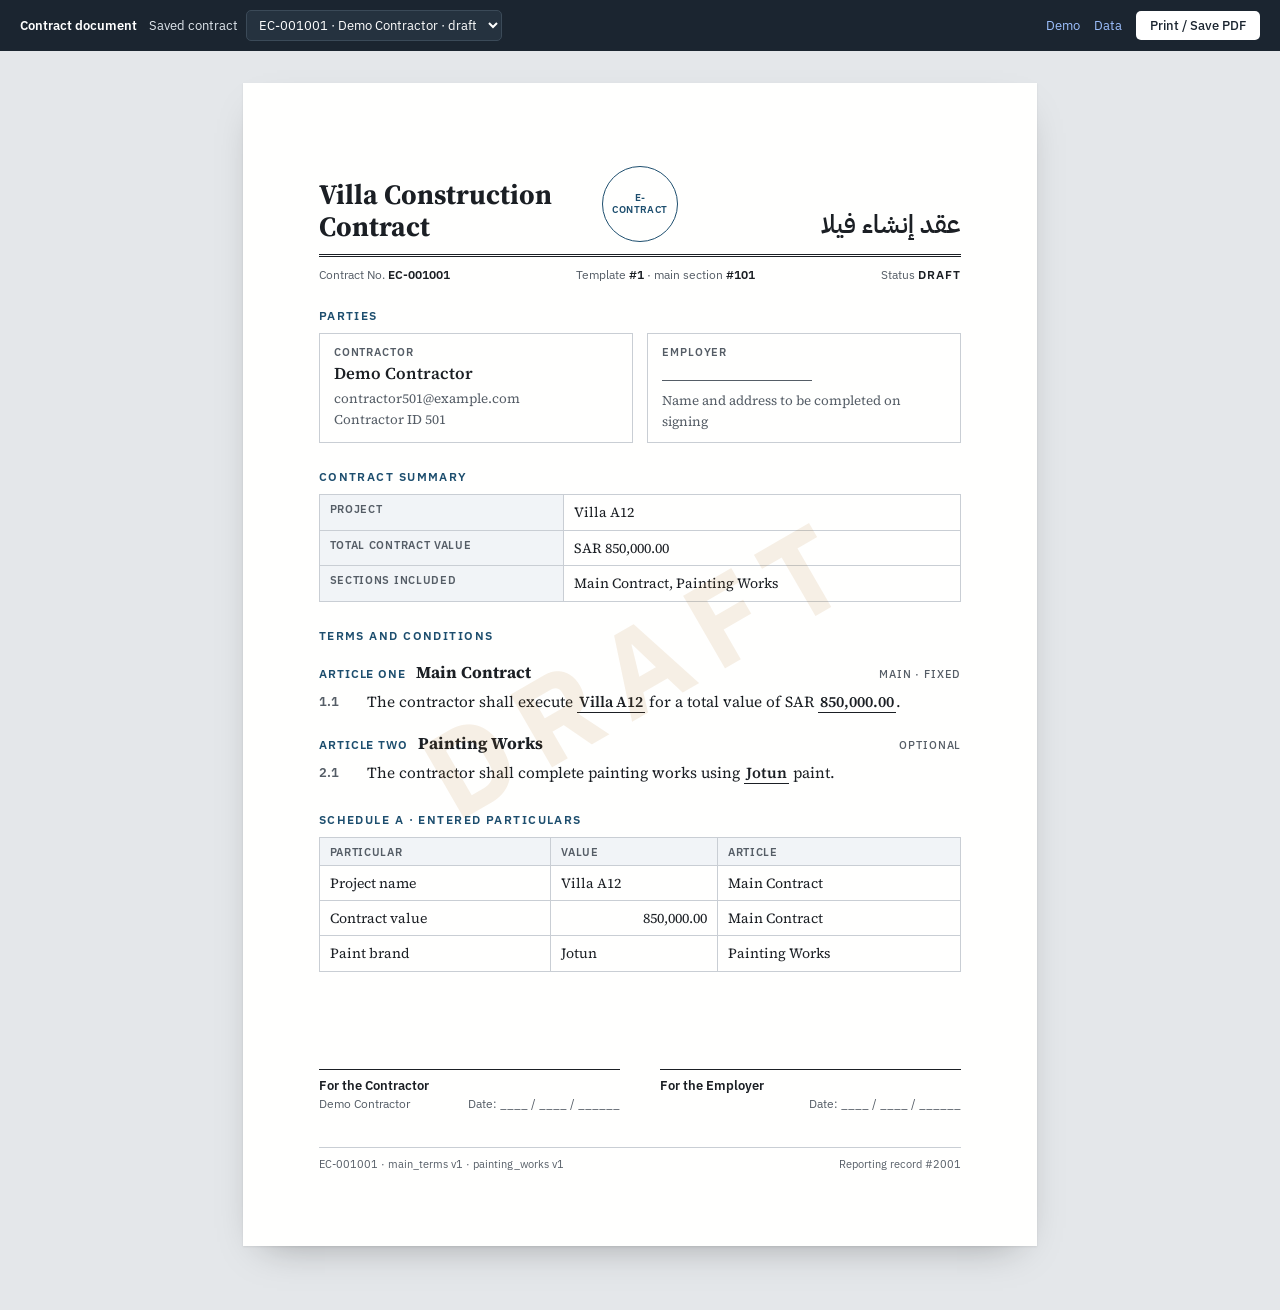
<file: contract.html>
<!DOCTYPE html>
<html lang="en">
<head>
<meta charset="UTF-8">
<meta name="viewport" content="width=device-width, initial-scale=1">
<title>Contract Document</title>
<link rel="preconnect" href="https://fonts.googleapis.com">
<link rel="preconnect" href="https://fonts.gstatic.com" crossorigin>
<link rel="stylesheet" href="https://fonts.googleapis.com/css2?family=Source+Serif+4:ital,wght@0,400;0,600;0,700;1,400&family=IBM+Plex+Sans+Arabic:wght@400;600;700&family=IBM+Plex+Sans:wght@400;500;600&display=swap">
<link rel="stylesheet" href="contract-render.css">
<style>
  :root {
    --desk: #e4e7ea; --paper: #fffffe; --ink: #1b1f24; --ink-2: #555d66; --rule: #c9ced4; --fill: #f1f4f7;
    --accent: #1d4e6e; --draft: rgba(164, 97, 11, .10);
    --serif: "Source Serif 4", Georgia, "Times New Roman", serif;
    --sans: "IBM Plex Sans", "Segoe UI", system-ui, sans-serif;
    --arabic: "IBM Plex Sans Arabic", Tahoma, sans-serif;
  }
  * { box-sizing: border-box; }
  body { margin: 0; background: var(--desk); color: var(--ink); font: 14px/1.5 var(--sans); }

  /* toolbar (screen only) */
  .toolbar { position: sticky; top: 0; z-index: 5; background: #1b2530; color: #dfe6ec; display: flex; align-items: center; gap: 12px; flex-wrap: wrap; padding: 10px 20px; font-size: 13px; }
  .toolbar b { color: #fff; font-weight: 600; }
  .toolbar label { display: flex; align-items: center; gap: 8px; }
  .toolbar select { font: inherit; padding: 5px 8px; border-radius: 5px; border: 1px solid #3b4a58; background: #25323f; color: #fff; max-width: 60vw; }
  .toolbar .right { margin-left: auto; display: flex; gap: 14px; align-items: center; }
  .toolbar a { color: #9ec1ff; text-decoration: none; }
  .toolbar button { font: 500 13px var(--sans); background: #fff; color: #1b2530; border: 0; border-radius: 5px; padding: 6px 14px; cursor: pointer; }
  .toolbar button:focus-visible, .toolbar select:focus-visible, .toolbar a:focus-visible { outline: 2px solid #9ec1ff; outline-offset: 2px; }

  .desk { padding: 32px 16px 64px; }
  .sheet { position: relative; width: 210mm; max-width: 100%; min-height: 297mm; margin: 0 auto; background: var(--paper); padding: 22mm 20mm 20mm; box-shadow: 0 1px 2px rgba(0,0,0,.08), 0 16px 40px -20px rgba(0,0,0,.35); font: 11.5pt/1.6 var(--serif); overflow: hidden; }
  @media (max-width: 700px) { .sheet { padding: 28px 20px; min-height: 0; } }
  .watermark { position: absolute; inset: 0; display: grid; place-items: center; pointer-events: none; font: 700 120px var(--sans); letter-spacing: .15em; color: var(--draft); transform: rotate(-30deg); }

  /* document header */
  .doc-head { display: grid; grid-template-columns: 1fr auto 1fr; align-items: end; gap: 16px; padding-bottom: 12px; border-bottom: 3px double var(--ink); }
  .doc-head .en { font: 700 21pt/1.15 var(--serif); }
  .doc-head .ar { font: 600 19pt/1.3 var(--arabic); direction: rtl; text-align: right; }
  .doc-head .seal { width: 76px; height: 76px; border: 1.5px solid var(--accent); border-radius: 50%; display: grid; place-items: center; text-align: center; font: 600 7.5pt/1.2 var(--sans); color: var(--accent); letter-spacing: .04em; text-transform: uppercase; }
  @media (max-width: 700px) { .doc-head { grid-template-columns: 1fr; } .doc-head .seal { display: none; } .doc-head .ar { text-align: left; } }

  .ref { display: flex; flex-wrap: wrap; justify-content: space-between; gap: 6px 20px; margin-top: 10px; font: 9pt var(--sans); color: var(--ink-2); }
  .ref b { color: var(--ink); font-weight: 600; }
  .status { text-transform: uppercase; letter-spacing: .08em; font-weight: 600; }

  h2 { font: 600 9pt var(--sans); letter-spacing: .12em; text-transform: uppercase; color: var(--accent); margin: 26px 0 10px; }

  /* parties + summary */
  .grid2 { display: grid; grid-template-columns: 1fr 1fr; gap: 14px; }
  @media (max-width: 700px) { .grid2 { grid-template-columns: 1fr; } }
  .box { border: 1px solid var(--rule); padding: 10px 14px; }
  .box .role { font: 600 8.5pt var(--sans); color: var(--ink-2); text-transform: uppercase; letter-spacing: .08em; }
  .box .name { font-weight: 600; font-size: 12.5pt; margin-top: 2px; }
  .box .line { font-size: 10pt; color: var(--ink-2); }
  .blank { display: inline-block; min-width: 150px; border-bottom: 1px solid var(--ink-2); height: 1.2em; }

  table { width: 100%; border-collapse: collapse; font-size: 10.5pt; }
  th, td { text-align: left; padding: 6px 10px; border: 1px solid var(--rule); vertical-align: top; }
  th { font: 600 8.5pt var(--sans); letter-spacing: .06em; text-transform: uppercase; color: var(--ink-2); background: var(--fill); }
  td.num { text-align: right; font-variant-numeric: tabular-nums; }
  td.muted { color: var(--ink-2); font-style: italic; }
  td code { font: 9pt Consolas, monospace; color: var(--ink-2); }

  /* articles */
  .article { margin-top: 18px; break-inside: avoid; }
  .article h3 { font: 700 12.5pt var(--serif); margin: 0 0 6px; display: flex; gap: 10px; align-items: baseline; }
  .article h3 .no { font-family: var(--sans); font-size: 9pt; font-weight: 600; letter-spacing: .08em; text-transform: uppercase; color: var(--accent); min-width: 72px; }
  .article h3 .tag { margin-left: auto; font: 500 8pt var(--sans); color: var(--ink-2); text-transform: uppercase; letter-spacing: .08em; }
  .clause { display: grid; grid-template-columns: 38px 1fr; gap: 10px; margin: 4px 0; text-align: justify; hyphens: auto; }
  .clause .cn { font: 600 10pt var(--sans); color: var(--ink-2); padding-top: 2px; }
  .val { font-weight: 600; border-bottom: 1px solid var(--ink); padding: 0 2px; }
  .missing { color: #a4610b; font-style: italic; }

  /* signatures */
  .sign { display: grid; grid-template-columns: 1fr 1fr; gap: 40px; margin-top: 44px; break-inside: avoid; }
  @media (max-width: 700px) { .sign { grid-template-columns: 1fr; gap: 28px; } }
  .sign .sl { height: 54px; border-bottom: 1px solid var(--ink); }
  .sign .who { font: 600 10pt var(--sans); margin-top: 6px; }
  .sign .meta { font: 9pt var(--sans); color: var(--ink-2); display: flex; justify-content: space-between; margin-top: 2px; }

  .doc-foot { margin-top: 36px; padding-top: 8px; border-top: 1px solid var(--rule); display: flex; justify-content: space-between; gap: 12px; flex-wrap: wrap; font: 8.5pt var(--sans); color: var(--ink-2); }
  .empty { max-width: 560px; margin: 60px auto; background: var(--paper); padding: 28px; font-size: 14px; }

  /* Arabic (right-to-left) documents built from typed templates */
  .sheet[dir="rtl"] { font: 10.5pt/1.8 var(--arabic); }
  .sheet[dir="rtl"] * { letter-spacing: 0 !important; }
  .sheet[dir="rtl"] h2, .sheet[dir="rtl"] th, .sheet[dir="rtl"] .box .role, .sheet[dir="rtl"] .ref, .sheet[dir="rtl"] .sign .who, .sheet[dir="rtl"] .sign .meta, .sheet[dir="rtl"] .doc-foot { font-family: var(--arabic); text-transform: none; }
  .sheet[dir="rtl"] h2 { font-size: 10.5pt; font-weight: 700; }
  .doc-head .ar-main { font: 700 20pt/1.35 var(--arabic); }
  .doc-head .ar-main small { display: block; font-size: 12pt; font-weight: 600; color: var(--ink-2); }
  .doc-head .en-side { font: 600 13pt/1.3 var(--serif); color: var(--ink-2); text-align: left; }
  .sheet[dir="rtl"] .watermark { font-family: var(--arabic); font-size: 110px; }
  .cr-body { margin-top: 26px; }
  @media (max-width: 700px) { .doc-head .en-side { text-align: right; } }

  @page { size: A4; margin: 0; }
  @media print {
    body { background: #fff; -webkit-print-color-adjust: exact; print-color-adjust: exact; }
    .toolbar { display: none; }
    .desk { padding: 0; }
    .sheet { box-shadow: none; width: auto; min-height: 0; margin: 0; }
  }
</style>
</head>
<body>
<div class="toolbar">
  <b>Contract document</b>
  <label for="pick">Saved contract <select id="pick"></select></label>
  <div class="right">
    <a href="index.html">Demo</a>
    <a href="data.html">Data</a>
    <button type="button" id="printBtn">Print / Save PDF</button>
  </div>
</div>
<div class="desk"><div id="doc"><div class="empty">Loading contract…</div></div></div>

<script src="api-client.js"></script>
<script src="contract-render.js"></script>
<script>
const esc = s => String(s ?? "").replace(/[&<>"']/g, c => ({ "&": "&amp;", "<": "&lt;", ">": "&gt;", '"': "&quot;", "'": "&#39;" }[c]));
const humanize = k => k.replace(/_/g, " ").replace(/\b(sqm)\b/i, "(m²)").replace(/^\w/, c => c.toUpperCase());
const money = v => Number(v).toLocaleString("en-US", { minimumFractionDigits: 2, maximumFractionDigits: 2 });
const ORDINAL = ["One", "Two", "Three", "Four", "Five", "Six", "Seven", "Eight", "Nine", "Ten"];

let db = null;

function formatValue(input) {
  if (input.value == null || input.value === "") return null;
  return input.type === "decimal" && !isNaN(Number(input.value)) ? money(input.value) : String(input.value);
}

// Snapshot sections in document order: main first, then optional sections by their saved order.
function partsOf(uc) {
  return [uc.main_contract, ...[...(uc.sub_contract || [])].sort((a, b) => (a.order ?? 0) - (b.order ?? 0))].filter(Boolean);
}

function paragraphsOf(part) {
  const paras = part.paragraphs || [];
  return (part.paragraph_order || paras.map(p => p.id)).map(id => paras.find(p => p.id === id)).filter(Boolean);
}

function fillText(text, inputs) {
  return esc(text).replace(/\{\{(\w+)\}\}/g, (_, k) => {
    const input = inputs.find(i => i.key === k);
    const v = input && formatValue(input);
    return v != null ? `<span class="val">${esc(v)}</span>` : `<span class="missing">[${esc(humanize(k))}]</span>`;
  });
}

// Arabic contracts built from typed templates (articles, tables, generated scope/spec/warranty blocks).
function renderTypedDoc(uc) {
  const CR = window.ContractRender;
  const main = db.contract_sections.find(s => s.id === uc.contract_section_id);
  const contract = db.contracts.find(c => c.id === main?.contract_id) || { id: "", title_en: "", title_ar: "" };
  const user = db.users.find(u => u.id === uc.user_id);
  const detail = db.contract_details.find(d => d.user_contract_id === uc.id);
  const parts = partsOf(uc);
  const values = CR.valuesOf(parts);
  const no = `EC-${String(uc.id).padStart(6, "0")}`;
  const supplier = uc.main_contract.inputs.find(i => i.type === "choice");
  const supplierLabel = supplier?.options.find(o => o.value === supplier.value)?.label;
  const status = { draft: "مسودة", submitted: "مقدَّم" }[uc.status] ?? uc.status;
  const date = "التاريخ: ____ / ____ / ______";

  document.title = `${contract.title_ar} ${no}`;

  return `<article class="sheet" dir="rtl" lang="ar">
    ${uc.status === "draft" ? `<div class="watermark" aria-hidden="true">مسودة</div>` : ""}

    <header class="doc-head">
      <div class="ar-main">${esc(contract.title_ar)}${uc.main_contract.title !== contract.title_ar ? `<small>${esc(uc.main_contract.title)}</small>` : ""}</div>
      <div class="seal">e-<br>Contract</div>
      <div class="en-side" dir="ltr">${esc(contract.title_en)}</div>
    </header>
    <div class="ref">
      <span>رقم العقد <b dir="ltr">${no}</b></span>
      <span>النموذج <b>#${esc(contract.id)}</b> · القسم الرئيسي <b>#${esc(uc.contract_section_id)}</b></span>
      <span>الحالة <b>${esc(status)}</b></span>
    </div>

    <h2>الأطراف</h2>
    <div class="grid2">
      <div class="box">
        <div class="role">الطرف الأول (المالك)</div>
        <div class="name"><span class="blank"></span></div>
        <div class="line">يُستكمل الاسم والعنوان عند التوقيع</div>
      </div>
      <div class="box">
        <div class="role">الطرف الثاني (المقاول)</div>
        <div class="name">${esc(user?.name ?? `مستخدم #${uc.user_id}`)}</div>
        <div class="line" dir="ltr" style="text-align:right">${esc(user?.email ?? "")}</div>
        <div class="line">رقم المقاول ${esc(uc.user_id)}</div>
      </div>
    </div>

    <h2>ملخص العقد</h2>
    <table>
      <tbody>
        ${values.contract_value ? `<tr><th style="width:38%">قيمة العقد</th><td>${esc(CR.formatNumber(values.contract_value, { money: true }))} ريال</td></tr>` : ""}
        ${supplierLabel ? `<tr><th>توريد المواد مسؤولية</th><td>${esc(supplierLabel)}</td></tr>` : ""}
        <tr><th>أقسام الأعمال المختارة</th><td>${parts.slice(1).map(p => esc(p.title)).join("، ") || "لا يوجد"}</td></tr>
      </tbody>
    </table>

    <div class="cr-body">${CR.renderBody(parts)}</div>

    <section class="sign">
      <div><div class="sl"></div><div class="who">عن الطرف الأول (المالك)</div><div class="meta"><span>&nbsp;</span><span>${date}</span></div></div>
      <div><div class="sl"></div><div class="who">عن الطرف الثاني (المقاول)</div><div class="meta"><span>${esc(user?.name ?? "")}</span><span>${date}</span></div></div>
    </section>

    <footer class="doc-foot">
      <span dir="ltr">${no} · ${parts.map(p => `${esc(p.section_key)} v${esc(p.version)}`).join(" · ")}</span>
      <span>${detail ? `سجل التقارير #${detail.id}` : "لا يوجد سجل تقارير"}</span>
    </footer>
  </article>`;
}

function renderDoc(uc) {
  if (window.ContractRender.isTyped(uc.main_contract)) return renderTypedDoc(uc);
  const main = db.contract_sections.find(s => s.id === uc.contract_section_id);
  const contract = db.contracts.find(c => c.id === main?.contract_id) || { title_en: "Contract", title_ar: "" };
  const user = db.users.find(u => u.id === uc.user_id);
  const detail = db.contract_details.find(d => d.user_contract_id === uc.id);
  const parts = partsOf(uc);
  const allInputs = parts.flatMap(p => (p.inputs || []).map(i => ({ ...i, section: p.title })));
  const byKey = k => allInputs.find(i => i.key === k);
  const valueInput = allInputs.find(i => i.type === "decimal" && /value|amount|price/.test(i.key));
  const projectInput = allInputs.find(i => /project/.test(i.key));

  document.title = `${contract.title_en} #${uc.id}`;

  return `<article class="sheet">
    ${uc.status === "draft" ? `<div class="watermark" aria-hidden="true">DRAFT</div>` : ""}

    <header class="doc-head">
      <div class="en">${esc(contract.title_en)}</div>
      <div class="seal">e-<br>Contract</div>
      <div class="ar" lang="ar">${esc(contract.title_ar)}</div>
    </header>
    <div class="ref">
      <span>Contract No. <b>EC-${String(uc.id).padStart(6, "0")}</b></span>
      <span>Template <b>#${esc(contract.id)}</b> · main section <b>#${esc(uc.contract_section_id)}</b></span>
      <span>Status <b class="status">${esc(uc.status)}</b></span>
    </div>

    <h2>Parties</h2>
    <div class="grid2">
      <div class="box">
        <div class="role">Contractor</div>
        <div class="name">${esc(user?.name ?? `User #${uc.user_id}`)}</div>
        <div class="line">${esc(user?.email ?? "")}</div>
        <div class="line">Contractor ID ${esc(uc.user_id)}</div>
      </div>
      <div class="box">
        <div class="role">Employer</div>
        <div class="name"><span class="blank"></span></div>
        <div class="line">Name and address to be completed on signing</div>
      </div>
    </div>

    <h2>Contract summary</h2>
    <table>
      <tbody>
        ${projectInput ? `<tr><th style="width:38%">Project</th><td>${esc(formatValue(projectInput) ?? "—")}</td></tr>` : ""}
        ${valueInput ? `<tr><th>Total contract value</th><td>SAR ${esc(formatValue(valueInput) ?? "—")}</td></tr>` : ""}
        <tr><th>Sections included</th><td>${parts.map(p => esc(p.title)).join(", ")}</td></tr>
      </tbody>
    </table>

    <h2>Terms and conditions</h2>
    ${parts.map((p, i) => `<section class="article">
      <h3><span class="no">Article ${ORDINAL[i] ?? i + 1}</span>${esc(p.title)}<span class="tag">${p.fixed ? "Main · fixed" : "Optional"}</span></h3>
      ${paragraphsOf(p).map((para, j) => `<div class="clause"><span class="cn">${i + 1}.${j + 1}</span><p style="margin:0">${fillText(para.text, p.inputs || [])}</p></div>`).join("")}
    </section>`).join("")}

    <h2>Schedule A · Entered particulars</h2>
    <table>
      <thead><tr><th>Particular</th><th>Value</th><th>Article</th></tr></thead>
      <tbody>${allInputs.map(inp => {
        const v = formatValue(inp);
        return `<tr><td>${esc(humanize(inp.key))}</td>${v == null ? `<td class="muted">not provided</td>` : `<td class="${inp.type === "decimal" ? "num" : ""}">${esc(v)}</td>`}<td>${esc(inp.section)}</td></tr>`;
      }).join("")}</tbody>
    </table>

    <section class="sign">
      <div><div class="sl"></div><div class="who">For the Contractor</div><div class="meta"><span>${esc(user?.name ?? "")}</span><span>Date: ____ / ____ / ______</span></div></div>
      <div><div class="sl"></div><div class="who">For the Employer</div><div class="meta"><span>&nbsp;</span><span>Date: ____ / ____ / ______</span></div></div>
    </section>

    <footer class="doc-foot">
      <span>EC-${String(uc.id).padStart(6, "0")} · ${parts.map(p => `${esc(p.section_key)} v${esc(p.version)}`).join(" · ")}</span>
      <span>${detail ? `Reporting record #${detail.id}` : "No reporting record"}</span>
    </footer>
  </article>`;
}

function show(id) {
  const uc = db.user_contracts.find(u => u.id === id);
  document.getElementById("doc").innerHTML = uc ? renderDoc(uc)
    : `<div class="empty">No saved contract with id ${esc(id)}. Fill one in on the <a href="index.html">demo page</a>.</div>`;
  const url = new URL(location.href);
  url.searchParams.set("id", id);
  history.replaceState(null, "", url);
}

document.getElementById("pick").addEventListener("change", e => show(Number(e.target.value)));
document.getElementById("printBtn").addEventListener("click", () => window.print());

EContractAPI.get()
  .then(data => {
    db = data.tables;
    const list = db.user_contracts;
    if (!list.length) {
      document.getElementById("doc").innerHTML = `<div class="empty">No saved contracts yet. Fill one in on the <a href="index.html">demo page</a>.</div>`;
      return;
    }
    const wanted = Number(new URLSearchParams(location.search).get("id")) || list[0].id;
    document.getElementById("pick").innerHTML = list.map(u => {
      const user = db.users.find(x => x.id === u.user_id);
      return `<option value="${u.id}" ${u.id === wanted ? "selected" : ""}>EC-${String(u.id).padStart(6, "0")} · ${esc(user?.name ?? "")} · ${esc(u.status)}</option>`;
    }).join("");
    show(wanted);
  })
  .catch(e => {
    document.getElementById("doc").innerHTML = `<div class="empty"><b>Couldn't load the contract.</b><p>${esc(e.message)}. Open the site over http(s) (XAMPP or a static host), not as a local file.</p></div>`;
  });
</script>
</body>
</html>
</file>
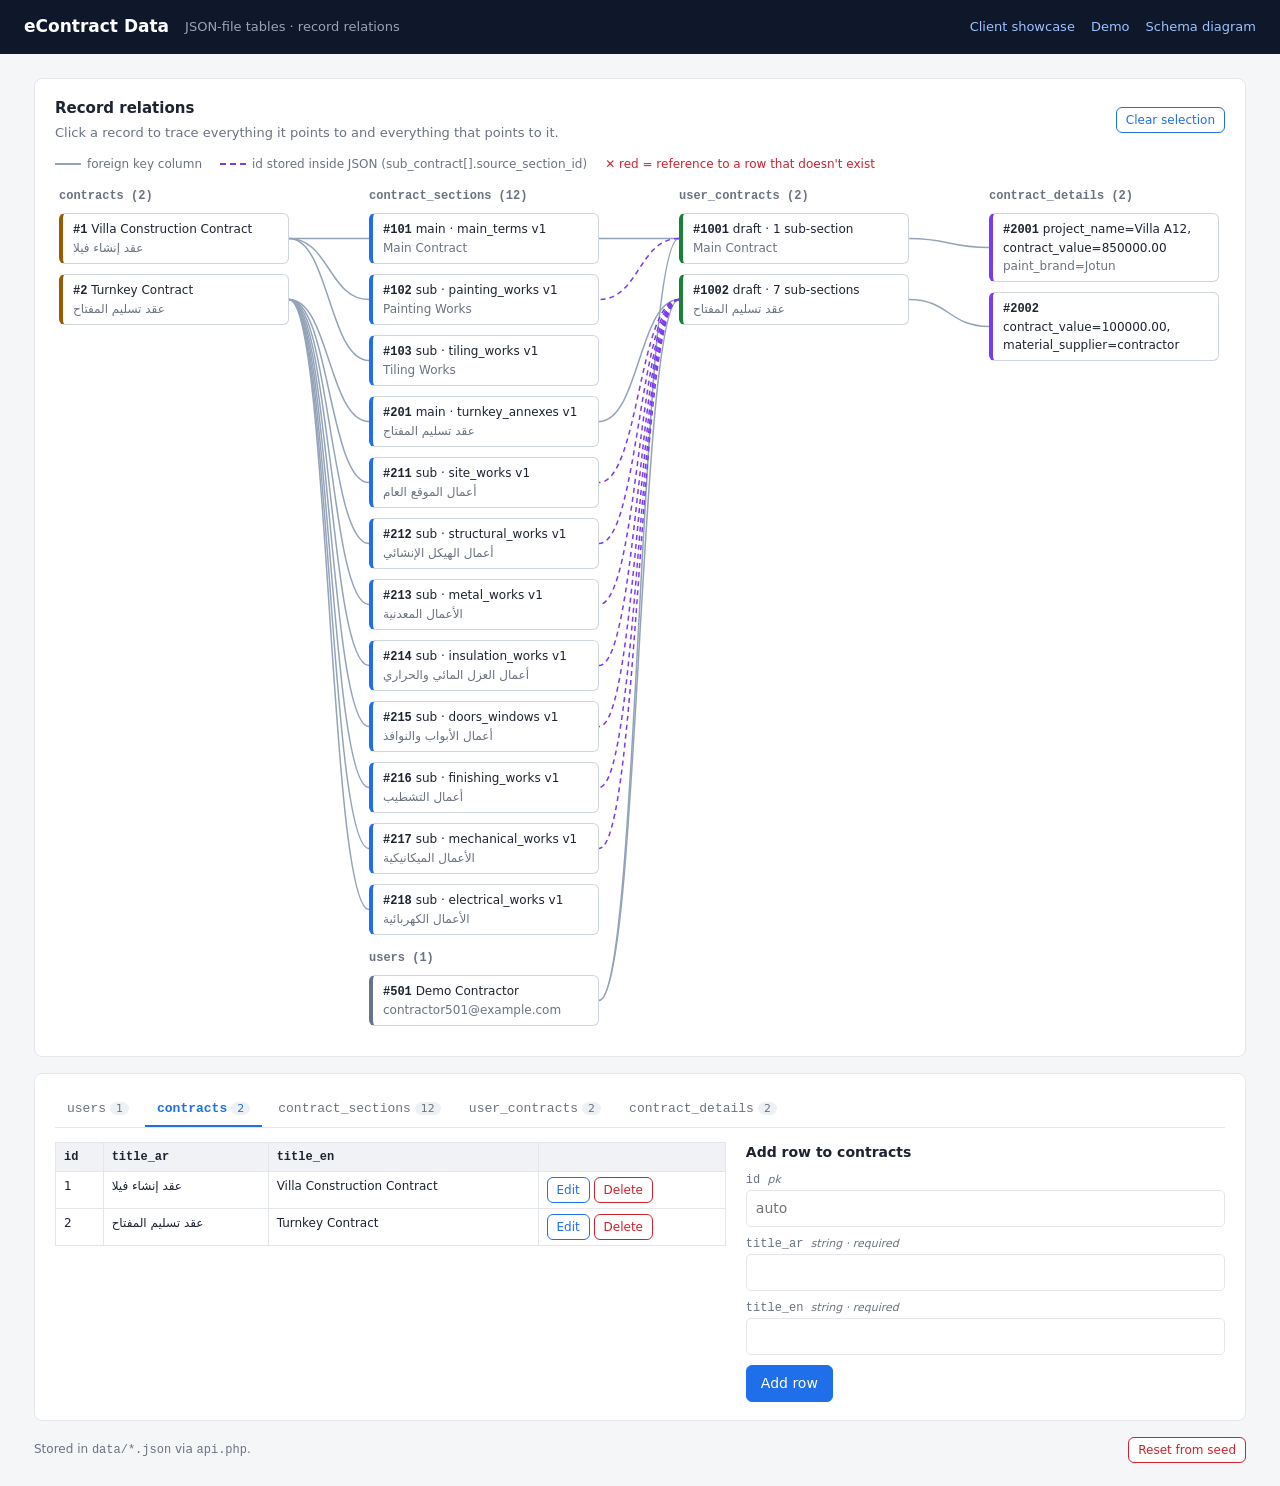
<file: data.html>
<!DOCTYPE html>
<html lang="en">
<head>
<meta charset="UTF-8">
<meta name="viewport" content="width=device-width, initial-scale=1">
<title>eContract Data</title>
<style>
  :root {
    --bg: #f5f6f8; --card: #fff; --text: #1d2330; --muted: #6b7280; --line: #e3e6eb;
    --accent: #1f6feb; --accent-soft: #e8f0fe; --code: #0f172a; --json: #7c3aed; --err: #cf222e; --ok: #1a7f37;
  }
  * { box-sizing: border-box; }
  body { margin: 0; font: 14px/1.5 system-ui, -apple-system, "Segoe UI", Tahoma, sans-serif; background: var(--bg); color: var(--text); }
  header { background: var(--code); color: #fff; padding: 14px 24px; display: flex; align-items: center; gap: 16px; flex-wrap: wrap; }
  header h1 { font-size: 17px; margin: 0; font-weight: 600; }
  header nav { margin-left: auto; display: flex; gap: 16px; font-size: 13px; }
  header a { color: #9ec1ff; text-decoration: none; }
  main { max-width: 1260px; margin: 0 auto; padding: 24px; }
  @media (max-width: 700px) { main { padding: 16px; } }
  .card { background: var(--card); border: 1px solid var(--line); border-radius: 8px; padding: 18px 20px; margin-bottom: 16px; }
  .card h2 { font-size: 15px; margin: 0 0 4px; }
  .muted { color: var(--muted); }
  .bar { display: flex; align-items: center; gap: 12px; flex-wrap: wrap; margin-bottom: 12px; }
  .bar .right { margin-left: auto; display: flex; gap: 8px; }
  .btn { border: 1px solid var(--accent); background: var(--accent); color: #fff; border-radius: 6px; padding: 7px 14px; font: inherit; cursor: pointer; }
  .btn.ghost { background: #fff; color: var(--accent); }
  .btn.danger { border-color: var(--err); background: #fff; color: var(--err); }
  .btn.small { font-size: 12px; padding: 3px 9px; }

  /* ---- relations diagram ---- */
  .scroll { overflow-x: auto; }
  #diagram { position: relative; display: grid; grid-template-columns: repeat(4, 230px); column-gap: 80px; min-width: 1160px; padding: 4px 4px 12px; }
  #diagram svg { position: absolute; inset: 0; pointer-events: none; overflow: visible; }
  .dcol { display: flex; flex-direction: column; gap: 10px; }
  .gtitle { font: 600 12px Consolas, monospace; color: var(--muted); margin-top: 6px; }
  .gtitle:first-child { margin-top: 0; }
  .node { position: relative; z-index: 1; background: #fff; border: 1px solid #cfd5dd; border-left: 4px solid var(--c); border-radius: 6px; padding: 6px 10px; cursor: pointer; font-size: 12px; transition: opacity .15s, box-shadow .15s; }
  .node:hover { box-shadow: 0 1px 6px rgba(0,0,0,.12); }
  .node b { font-family: Consolas, monospace; }
  .node .sub { color: var(--muted); overflow: hidden; text-overflow: ellipsis; white-space: nowrap; }
  .node.sel { box-shadow: 0 0 0 3px var(--accent-soft); border-color: var(--accent); border-left-color: var(--c); }
  .node.broken { border-color: var(--err); }
  .node .bad { color: var(--err); font-size: 11px; }
  .empty-node { font-size: 12px; color: var(--muted); font-style: italic; }
  path.edge { fill: none; stroke: #94a3b8; stroke-width: 1.5; transition: opacity .15s; }
  path.edge.json { stroke: var(--json); stroke-dasharray: 5 4; }
  path.edge.on { stroke: var(--accent); stroke-width: 2.2; }
  path.edge.json.on { stroke: var(--json); }
  .dim { opacity: .2; }
  .legend { display: flex; gap: 18px; flex-wrap: wrap; font-size: 12px; color: var(--muted); }
  .legend span { display: inline-flex; align-items: center; gap: 6px; }
  .sw { display: inline-block; width: 26px; border-top: 2px solid #94a3b8; }
  .sw.json { border-top: 2px dashed var(--json); }

  /* ---- editor ---- */
  .tabs { display: flex; gap: 4px; border-bottom: 1px solid var(--line); margin-bottom: 14px; overflow-x: auto; }
  .tabs button { border: 0; background: none; padding: 9px 12px; font: 13px Consolas, monospace; color: var(--muted); cursor: pointer; border-bottom: 2px solid transparent; white-space: nowrap; }
  .tabs button.active { color: var(--accent); border-bottom-color: var(--accent); font-weight: 700; }
  .tabs .count { font: 11px system-ui; background: #eef1f4; border-radius: 8px; padding: 0 6px; margin-left: 4px; }
  .editor { display: grid; grid-template-columns: minmax(0, 1.4fr) minmax(0, 1fr); gap: 20px; align-items: start; }
  @media (max-width: 960px) { .editor { grid-template-columns: 1fr; } }
  .table-wrap { overflow-x: auto; }
  table { border-collapse: collapse; width: 100%; font-size: 12px; }
  th, td { border: 1px solid var(--line); padding: 5px 8px; text-align: left; vertical-align: top; }
  th { background: #f0f2f5; font-family: Consolas, monospace; white-space: nowrap; }
  td.null { color: var(--muted); font-style: italic; }
  td.js { color: var(--json); font-family: Consolas, monospace; white-space: nowrap; }
  tr.sel td { background: var(--accent-soft); }
  form label { display: block; margin-bottom: 10px; }
  form label > span { display: block; font: 12px Consolas, monospace; color: var(--muted); margin-bottom: 3px; }
  form label > span em { font: italic 11px system-ui; }
  input, select, textarea { width: 100%; padding: 7px 9px; border: 1px solid var(--line); border-radius: 5px; font: inherit; background: #fff; }
  textarea { font: 12px/1.45 Consolas, monospace; min-height: 110px; resize: vertical; }
  input:disabled { background: #f3f4f6; color: var(--muted); }
  .form-title { font-weight: 600; margin-bottom: 10px; }
  .msg { padding: 8px 12px; border-radius: 6px; margin-bottom: 12px; font-size: 13px; }
  .msg.err { background: #fdecee; color: var(--err); border: 1px solid #f5c2c7; }
  .msg.ok { background: #e7f5ea; color: var(--ok); border: 1px solid #bfe3c7; }
  .fatal { padding: 20px; }
</style>
</head>
<body>
<header>
  <h1>eContract Data</h1>
  <span style="color:#9aa4b2;font-size:13px">JSON-file tables · record relations</span>
  <nav><a href="showcase.html">Client showcase</a><a href="index.html">Demo</a><a href="erd.html">Schema diagram</a></nav>
</header>
<main id="app"><div class="card muted">Loading…</div></main>

<script src="api-client.js"></script>
<script>

// Diagram layout: four columns, left = referenced, right = referencing.
const LAYOUT = [["contracts"], ["contract_sections", "users"], ["user_contracts"], ["contract_details"]];
const COLORS = { contracts: "#9a5b00", contract_sections: "#1f6feb", users: "#64748b", user_contracts: "#1a7f37", contract_details: "#7c3aed" };

let schema = {}, tables = {}, reportCols = {};
let state = { tab: "contracts", editId: null, selected: null, msg: null };

const esc = s => String(s ?? "").replace(/[&<>"']/g, c => ({ "&": "&amp;", "<": "&lt;", ">": "&gt;", '"': "&quot;", "'": "&#39;" }[c]));
const nodeKey = (t, id) => `${t}:${id}`;
const byId = (t, id) => (tables[t] || []).find(r => Number(r.id) === Number(id));

async function load() {
  const data = await EContractAPI.get();
  ({ schema, tables } = data);
  reportCols = data.reporting_columns;
}

const call = body => EContractAPI.post(body);

/* ---------------- relations ---------------- */

// Short, human label for a record node.
function describe(t, r) {
  switch (t) {
    case "contracts": return [r.title_en, r.title_ar];
    case "users": return [r.name, r.email];
    case "contract_sections": return [`${r.type} · ${r.template_structure?.section_key ?? "?"} v${r.template_structure?.version ?? "?"}`, r.template?.title];
    case "user_contracts": {
      const subs = Array.isArray(r.sub_contract) ? r.sub_contract.length : 0;
      return [`${r.status} · ${subs} sub-section${subs === 1 ? "" : "s"}`, r.main_contract?.title];
    }
    case "contract_details": {
      const vals = Object.keys(reportCols).filter(k => r[k] != null && typeof r[k] !== "object").map(k => `${k}=${r[k]}`);
      return [vals.slice(0, 2).join(", ") || "no values", vals.slice(2).join(", ")];
    }
  }
  return ["", ""];
}

// Every link between records: FK columns (solid) and ids stored inside JSON columns (dashed).
function links() {
  const out = [];
  for (const [t, def] of Object.entries(schema)) {
    for (const r of tables[t] || []) {
      for (const c of def.columns.filter(c => c.type === "fk")) {
        if (r[c.name] != null) out.push({ from: nodeKey(t, r.id), to: nodeKey(c.ref, r[c.name]), toT: c.ref, toId: r[c.name], via: c.name, json: false });
      }
      for (const ref of def.json_refs || []) {
        const v = r[ref.column];
        const items = Array.isArray(v) ? v : v && typeof v === "object" ? [v] : [];
        for (const it of items) {
          const id = it?.[ref.key];
          if (id == null) continue;
          // Skip the JSON ref when it duplicates an FK already drawn (main_contract → main section).
          if (out.some(l => l.from === nodeKey(t, r.id) && l.to === nodeKey(ref.ref, id))) continue;
          out.push({ from: nodeKey(t, r.id), to: nodeKey(ref.ref, id), toT: ref.ref, toId: id, via: `${ref.column}.${ref.key}`, json: true });
        }
      }
    }
  }
  return out;
}

// Records reachable upstream (what it points to) and downstream (what points to it).
function chain(key, all) {
  const seen = new Set([key]);
  const walk = (start, dir) => {
    const stack = [start];
    while (stack.length) {
      const k = stack.pop();
      for (const l of all) {
        const [a, b] = dir === "up" ? [l.from, l.to] : [l.to, l.from];
        if (a === k && !seen.has(b)) { seen.add(b); stack.push(b); }
      }
    }
  };
  walk(key, "up");
  walk(key, "down");
  return seen;
}

function renderDiagram() {
  const all = links();
  const active = state.selected ? chain(state.selected, all) : null;

  const cols = LAYOUT.map(group => `<div class="dcol">${group.map(t => `
      <div class="gtitle">${t} (${(tables[t] || []).length})</div>
      ${(tables[t] || []).map(r => {
        const k = nodeKey(t, r.id);
        const [line1, line2] = describe(t, r);
        const broken = all.filter(l => l.from === k && !byId(l.toT, l.toId));
        return `<div class="node ${state.selected === k ? "sel" : ""} ${active && !active.has(k) ? "dim" : ""} ${broken.length ? "broken" : ""}"
                     style="--c:${COLORS[t]}" data-node="${k}" title="Click to trace relations and edit">
          <div><b>#${esc(r.id)}</b> ${esc(line1)}</div>
          ${line2 ? `<div class="sub">${esc(line2)}</div>` : ""}
          ${broken.map(l => `<div class="bad">✕ ${esc(l.via)} → ${esc(l.toT)} #${esc(l.toId)} missing</div>`).join("")}
        </div>`;
      }).join("") || `<div class="empty-node">no rows</div>`}`).join("")}</div>`).join("");

  document.getElementById("diagram").innerHTML = `<svg></svg>${cols}`;
  requestAnimationFrame(() => drawEdges(all, active));
}

function drawEdges(all, active) {
  const box = document.getElementById("diagram");
  const svg = box.querySelector("svg");
  if (!svg) return;
  const base = box.getBoundingClientRect();
  svg.setAttribute("width", box.scrollWidth);
  svg.setAttribute("height", box.scrollHeight);
  svg.innerHTML = all.map(l => {
    const a = box.querySelector(`[data-node="${l.from}"]`), b = box.querySelector(`[data-node="${l.to}"]`);
    if (!a || !b) return "";
    const ra = a.getBoundingClientRect(), rb = b.getBoundingClientRect();
    const x1 = ra.left - base.left, y1 = ra.top - base.top + ra.height / 2;
    const x2 = rb.right - base.left, y2 = rb.top - base.top + rb.height / 2;
    const m = (x1 + x2) / 2;
    const on = active && active.has(l.from) && active.has(l.to);
    return `<path class="edge ${l.json ? "json" : ""} ${on ? "on" : ""} ${active && !on ? "dim" : ""}"
      d="M${x1},${y1} C${m},${y1} ${m},${y2} ${x2},${y2}"><title>${esc(l.from)} ${esc(l.via)} → ${esc(l.to)}</title></path>`;
  }).join("");
}

/* ---------------- editor ---------------- */

// Columns shown for a table: schema columns + reporting columns for contract_details.
function columnsOf(t) {
  const cols = [...schema[t].columns];
  if (schema[t].reporting_columns) {
    for (const [key, type] of Object.entries(reportCols)) cols.push({ name: key, type: type === "decimal" ? "decimal" : type === "table" || type === "multi" ? "json" : "string", reporting: true });
  }
  return cols;
}

function cellHtml(c, v) {
  if (v === null || v === undefined) return `<td class="null">NULL</td>`;
  if (c.type === "json") {
    const summary = Array.isArray(v) ? `[${v.length}]` : `{${Object.keys(v).length}}`;
    return `<td class="js" title="${esc(JSON.stringify(v, null, 2))}">${summary}</td>`;
  }
  return `<td>${esc(v)}</td>`;
}

function optionLabel(t, r) {
  const [a] = describe(t, r);
  return `#${r.id} ${a ?? ""}`;
}

function fieldHtml(c, row, editing) {
  const v = row ? row[c.name] : undefined;
  const hint = c.type === "fk" ? `→ ${c.ref}.id` : c.type === "json" ? "JSON" : c.reporting ? `reporting · ${c.type}` : c.type;
  const req = c.required ? " · required" : "";
  const label = `<span>${c.name} <em>${hint}${req}</em></span>`;
  switch (c.type) {
    case "pk":
      return `<label>${label}<input name="${c.name}" type="number" value="${esc(v ?? "")}" placeholder="auto" ${editing ? "disabled" : ""}></label>`;
    case "fk":
      return `<label>${label}<select name="${c.name}"><option value="">— none —</option>
        ${(tables[c.ref] || []).map(r => `<option value="${r.id}" ${Number(v) === Number(r.id) ? "selected" : ""}>${esc(optionLabel(c.ref, r))}</option>`).join("")}
      </select></label>`;
    case "enum":
      return `<label>${label}<select name="${c.name}">${c.values.map(x => `<option ${v === x ? "selected" : ""}>${x}</option>`).join("")}</select></label>`;
    case "json":
      return `<label>${label}<textarea name="${c.name}" spellcheck="false">${esc(JSON.stringify(v !== undefined && v !== null ? v : c.reporting ? null : c.default ?? {}, null, 2))}</textarea></label>`;
    case "decimal":
      return `<label>${label}<input name="${c.name}" type="number" step="0.01" value="${esc(v ?? "")}"></label>`;
    default:
      return `<label>${label}<input name="${c.name}" type="text" value="${esc(v ?? "")}"></label>`;
  }
}

function renderEditor() {
  const t = state.tab;
  const cols = columnsOf(t);
  const rows = tables[t] || [];
  const row = state.editId != null ? byId(t, state.editId) : null;

  document.getElementById("editor").innerHTML = `
    <div class="tabs">${Object.keys(schema).map(k =>
      `<button class="${k === t ? "active" : ""}" data-tab="${k}">${k}<span class="count">${(tables[k] || []).length}</span></button>`).join("")}</div>
    ${state.msg ? `<div class="msg ${state.msg.type}">${esc(state.msg.text)}</div>` : ""}
    <div class="editor">
      <div class="table-wrap"><table>
        <thead><tr>${cols.map(c => `<th>${c.name}</th>`).join("")}<th></th></tr></thead>
        <tbody>${rows.length ? rows.map(r => `<tr class="${row && row.id === r.id ? "sel" : ""}">
            ${cols.map(c => cellHtml(c, r[c.name])).join("")}
            <td style="white-space:nowrap"><button class="btn ghost small" data-edit="${r.id}">Edit</button>
              <button class="btn danger small" data-del="${r.id}">Delete</button></td></tr>`).join("")
          : `<tr><td colspan="${cols.length + 1}" class="null">no rows</td></tr>`}</tbody>
      </table></div>
      <form id="rowForm" autocomplete="off">
        <div class="form-title">${row ? `Edit ${t} #${row.id}` : `Add row to ${t}`}</div>
        ${cols.map(c => fieldHtml(c, row, !!row)).join("")}
        <div style="display:flex;gap:8px">
          <button class="btn" type="submit">${row ? "Save changes" : "Add row"}</button>
          ${row ? `<button class="btn ghost" type="button" data-cancel>Cancel</button>` : ""}
        </div>
      </form>
    </div>`;
}

function render() {
  renderDiagram();
  renderEditor();
}

/* ---------------- actions ---------------- */

async function refresh(msg) {
  await load();
  state.msg = msg || null;
  render();
}

async function submitForm(form) {
  const t = state.tab;
  const row = {};
  for (const c of columnsOf(t)) {
    const el = form.elements[c.name];
    if (!el) continue;
    if (c.type === "json") {
      try { row[c.name] = JSON.parse(el.value); }
      catch (e) { state.msg = { type: "err", text: `${c.name}: invalid JSON — ${e.message}` }; renderEditor(); return; }
    } else {
      row[c.name] = el.value;
    }
  }
  if (state.editId != null) row.id = state.editId;
  try {
    const res = await call({ action: "upsert", table: t, row });
    state.editId = res.row.id;
    state.selected = nodeKey(t, res.row.id);
    await refresh({ type: "ok", text: `${res.created ? "Added" : "Updated"} ${t} #${res.row.id}.` });
  } catch (e) {
    state.msg = { type: "err", text: e.message };
    renderEditor();
  }
}

document.addEventListener("click", async e => {
  const el = e.target.closest("[data-tab],[data-edit],[data-del],[data-cancel],[data-node],[data-reset],[data-clear]");
  if (!el) return;
  const d = el.dataset;
  if (d.tab) { state.tab = d.tab; state.editId = null; state.msg = null; renderEditor(); }
  else if (d.edit) { state.editId = Number(d.edit); state.selected = nodeKey(state.tab, d.edit); state.msg = null; render(); }
  else if ("cancel" in d) { state.editId = null; state.msg = null; renderEditor(); }
  else if ("clear" in d) { state.selected = null; renderDiagram(); }
  else if (d.node) {
    const [t, id] = d.node.split(":");
    const same = state.selected === d.node;
    state.selected = same ? null : d.node;
    state.tab = t; state.editId = same ? null : Number(id); state.msg = null;
    render();
    if (!same) document.getElementById("editor").scrollIntoView({ behavior: "smooth", block: "start" });
  }
  else if (d.del) {
    if (!confirm(`Delete ${state.tab} #${d.del}?`)) return;
    try {
      await call({ action: "delete", table: state.tab, id: Number(d.del) });
      if (state.editId === Number(d.del)) state.editId = null;
      if (state.selected === nodeKey(state.tab, d.del)) state.selected = null;
      await refresh({ type: "ok", text: `Deleted ${state.tab} #${d.del}.` });
    } catch (err) { state.msg = { type: "err", text: err.message }; renderEditor(); }
  }
  else if ("reset" in d) {
    if (!confirm("Restore all tables from data/seed?")) return;
    await call({ action: "reset" });
    state = { tab: state.tab, editId: null, selected: null, msg: null };
    await refresh({ type: "ok", text: "All tables restored from seed." });
  }
});

document.addEventListener("submit", e => {
  if (e.target.id !== "rowForm") return;
  e.preventDefault();
  submitForm(e.target);
});

window.addEventListener("resize", () => { if (Object.keys(schema).length) renderDiagram(); });

(async () => {
  document.getElementById("app").innerHTML = `
    <div class="card">
      <div class="bar">
        <div><h2>Record relations</h2><div class="muted" style="font-size:13px">Click a record to trace everything it points to and everything that points to it.</div></div>
        <div class="right"><button class="btn ghost small" data-clear>Clear selection</button></div>
      </div>
      <div class="legend" style="margin-bottom:12px">
        <span><span class="sw"></span> foreign key column</span>
        <span><span class="sw json"></span> id stored inside JSON (sub_contract[].source_section_id)</span>
        <span style="color:var(--err)">✕ red = reference to a row that doesn't exist</span>
      </div>
      <div class="scroll"><div id="diagram"></div></div>
    </div>
    <div class="card" id="editor"></div>
    <div class="bar"><div class="muted" style="font-size:12px">${EContractAPI.mode === "static" ? "Static hosting: changes are saved in this browser only." : "Stored in <code>data/*.json</code> via <code>api.php</code>."}</div>
      <div class="right"><button class="btn danger small" data-reset>Reset from seed</button></div></div>`;
  try {
    await load();
    render();
  } catch (e) {
    document.getElementById("app").innerHTML = `<div class="card fatal"><b>Couldn't load the demo data.</b>
      <p class="muted">${esc(e.message)}. Open the site over http(s) (XAMPP or a static host), not as a local file.</p></div>`;
  }
})();
</script>
</body>
</html>
</file>
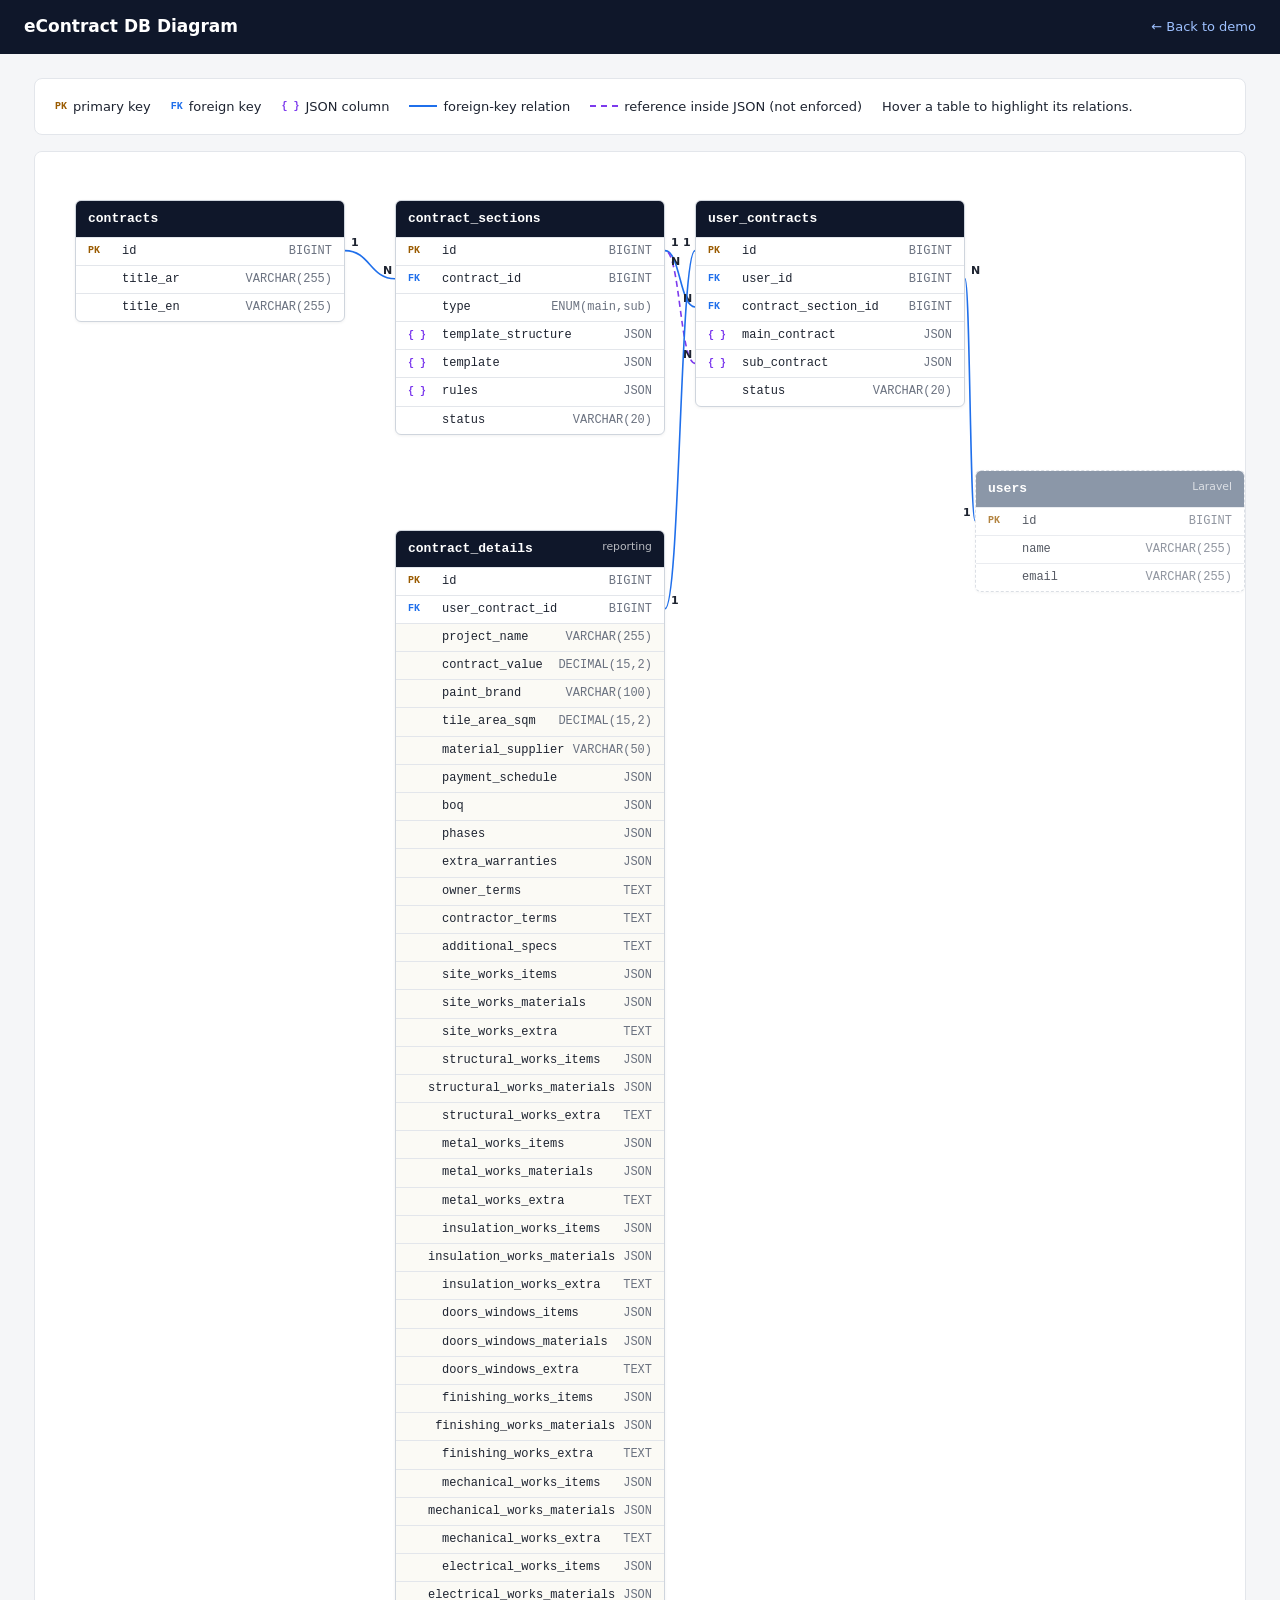
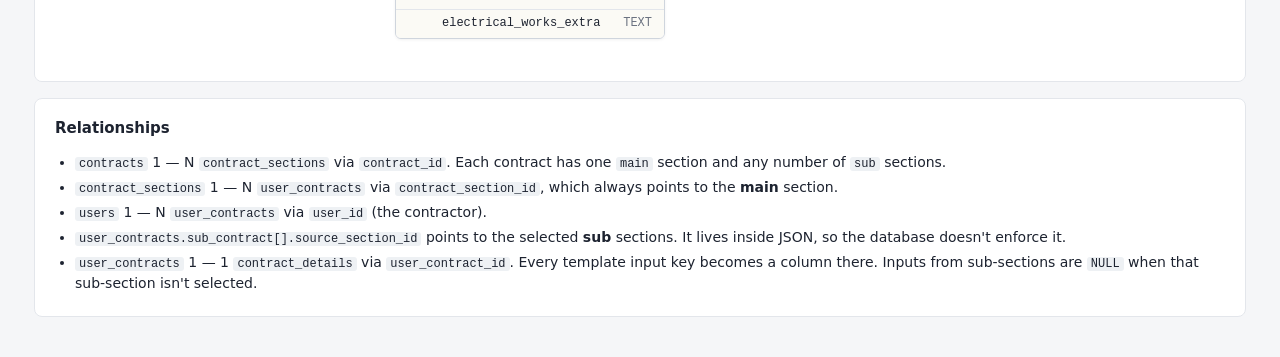
<file: erd.html>
<!DOCTYPE html>
<html lang="en">
<head>
<meta charset="UTF-8">
<meta name="viewport" content="width=device-width, initial-scale=1">
<title>eContract DB Diagram</title>
<style>
  :root {
    --bg: #f5f6f8; --card: #fff; --text: #1d2330; --muted: #6b7280; --line: #e3e6eb;
    --accent: #1f6feb; --accent-soft: #e8f0fe; --code: #0f172a; --pk: #9a5b00; --fk: #1f6feb; --json: #7c3aed;
  }
  * { box-sizing: border-box; }
  body { margin: 0; font: 14px/1.5 system-ui, -apple-system, "Segoe UI", Tahoma, sans-serif; background: var(--bg); color: var(--text); }
  header { background: var(--code); color: #fff; padding: 14px 24px; display: flex; align-items: center; gap: 16px; flex-wrap: wrap; }
  header h1 { font-size: 17px; margin: 0; font-weight: 600; }
  header a { color: #9ec1ff; text-decoration: none; margin-left: auto; font-size: 13px; }
  main { max-width: 1260px; margin: 0 auto; padding: 24px; }
  .card { background: var(--card); border: 1px solid var(--line); border-radius: 8px; padding: 18px 20px; margin-bottom: 16px; }
  .card h2 { font-size: 15px; margin: 0 0 12px; }
  .scroll { overflow-x: auto; }
  #canvas { position: relative; width: 1200px; height: 640px; }
  #edges { position: absolute; inset: 0; pointer-events: none; }
  .tbl { position: absolute; width: 270px; background: #fff; border: 1px solid #cfd5dd; border-radius: 6px; box-shadow: 0 1px 3px rgba(0,0,0,.06); overflow: hidden; transition: box-shadow .15s, border-color .15s; }
  .tbl.ext { border-style: dashed; opacity: .75; }
  .tbl.hl { border-color: var(--accent); box-shadow: 0 0 0 3px var(--accent-soft); }
  .tbl.dim, path.dim, text.dim { opacity: .25; }
  .tbl h3 { margin: 0; padding: 8px 12px; font-size: 13px; background: var(--code); color: #fff; font-family: Consolas, monospace; display: flex; justify-content: space-between; }
  .tbl h3 small { font-weight: 400; opacity: .7; font-family: system-ui, sans-serif; }
  .tbl.ext h3 { background: #64748b; }
  .col { display: flex; gap: 8px; padding: 4px 12px; border-top: 1px solid var(--line); font: 12px/1.6 Consolas, monospace; }
  .col .k { width: 26px; font-weight: 700; font-size: 10px; align-self: center; }
  .col .n { flex: 1; }
  .col .t { color: var(--muted); }
  .col.pk .k { color: var(--pk); }
  .col.fk .k { color: var(--fk); }
  .col.js .k { color: var(--json); }
  .col.rep { background: #fbfaf5; }
  path.edge { fill: none; stroke: #64748b; stroke-width: 1.6; }
  path.edge.fk { stroke: var(--fk); }
  path.edge.logical { stroke: var(--json); stroke-dasharray: 6 4; }
  text.card-l { font: 700 11px system-ui, sans-serif; fill: var(--text); }
  .legend { display: flex; gap: 20px; flex-wrap: wrap; font-size: 13px; }
  .legend span { display: inline-flex; align-items: center; gap: 6px; }
  .legend b { font: 700 10px Consolas, monospace; }
  .sw { display: inline-block; width: 28px; border-top: 2px solid var(--fk); }
  .sw.logical { border-top: 2px dashed var(--json); }
  ul { margin: 0; padding-left: 20px; }
  li { margin: 4px 0; }
  code { background: #eef1f4; padding: 0 4px; border-radius: 3px; font-size: 12px; }
</style>
</head>
<body>
<header>
  <h1>eContract DB Diagram</h1>
  <a href="index.html">← Back to demo</a>
</header>
<main>
  <div class="card">
    <div class="legend">
      <span><b style="color:var(--pk)">PK</b> primary key</span>
      <span><b style="color:var(--fk)">FK</b> foreign key</span>
      <span><b style="color:var(--json)">{ }</b> JSON column</span>
      <span><span class="sw"></span> foreign-key relation</span>
      <span><span class="sw logical"></span> reference inside JSON (not enforced)</span>
      <span class="muted">Hover a table to highlight its relations.</span>
    </div>
  </div>

  <div class="card scroll">
    <div id="canvas">
      <svg id="edges" width="1200" height="640"></svg>
    </div>
  </div>

  <div class="card">
    <h2>Relationships</h2>
    <ul>
      <li><code>contracts</code> 1 — N <code>contract_sections</code> via <code>contract_id</code>. Each contract has one <code>main</code> section and any number of <code>sub</code> sections.</li>
      <li><code>contract_sections</code> 1 — N <code>user_contracts</code> via <code>contract_section_id</code>, which always points to the <b>main</b> section.</li>
      <li><code>users</code> 1 — N <code>user_contracts</code> via <code>user_id</code> (the contractor).</li>
      <li><code>user_contracts.sub_contract[].source_section_id</code> points to the selected <b>sub</b> sections. It lives inside JSON, so the database doesn't enforce it.</li>
      <li><code>user_contracts</code> 1 — 1 <code>contract_details</code> via <code>user_contract_id</code>. Every template input key becomes a column there. Inputs from sub-sections are <code>NULL</code> when that sub-section isn't selected.</li>
    </ul>
  </div>
</main>

<script src="api-client.js"></script>
<script>
const TABLES = [
  { name: "contracts", x: 20, y: 30, cols: [
    ["pk", "id", "BIGINT"],
    ["", "title_ar", "VARCHAR(255)"],
    ["", "title_en", "VARCHAR(255)"],
  ]},
  { name: "contract_sections", x: 340, y: 30, cols: [
    ["pk", "id", "BIGINT"],
    ["fk", "contract_id", "BIGINT"],
    ["", "type", "ENUM(main,sub)"],
    ["js", "template_structure", "JSON"],
    ["js", "template", "JSON"],
    ["js", "rules", "JSON"],
    ["", "status", "VARCHAR(20)"],
  ]},
  { name: "user_contracts", x: 640, y: 30, cols: [
    ["pk", "id", "BIGINT"],
    ["fk", "user_id", "BIGINT"],
    ["fk", "contract_section_id", "BIGINT"],
    ["js", "main_contract", "JSON"],
    ["js", "sub_contract", "JSON"],
    ["", "status", "VARCHAR(20)"],
  ]},
  { name: "users", x: 920, y: 300, ext: true, note: "Laravel", cols: [
    ["pk", "id", "BIGINT"],
    ["", "name", "VARCHAR(255)"],
    ["", "email", "VARCHAR(255)"],
  ]},
  { name: "contract_details", x: 340, y: 360, note: "reporting", cols: [
    ["pk", "id", "BIGINT"],
    ["fk", "user_contract_id", "BIGINT"],
    ["rep", "project_name", "VARCHAR(255)"],
    ["rep", "contract_value", "DECIMAL(15,2)"],
    ["rep", "paint_brand", "VARCHAR(100) NULL"],
    ["rep", "tile_area_sqm", "DECIMAL(15,2) NULL"],
  ]},
];

// [fromTable, fromCol, toTable, toCol, fromCard, toCard, kind]
const EDGES = [
  ["contract_sections", "contract_id", "contracts", "id", "N", "1", "fk"],
  ["user_contracts", "contract_section_id", "contract_sections", "id", "N", "1", "fk"],
  ["user_contracts", "sub_contract", "contract_sections", "id", "N", "N", "logical"],
  ["user_contracts", "user_id", "users", "id", "N", "1", "fk"],
  ["contract_details", "user_contract_id", "user_contracts", "id", "1", "1", "fk"],
];

const KEY = { pk: "PK", fk: "FK", js: "{ }", rep: "", "": "" };
const canvas = document.getElementById("canvas");
const svg = document.getElementById("edges");
const esc = s => String(s).replace(/[&<>]/g, c => ({ "&": "&amp;", "<": "&lt;", ">": "&gt;" }[c]));

function buildTables() {
for (const t of TABLES) {
  const el = document.createElement("div");
  el.className = "tbl" + (t.ext ? " ext" : "");
  el.dataset.table = t.name;
  el.style.left = t.x + "px";
  el.style.top = t.y + "px";
  el.innerHTML = `<h3>${t.name}${t.note ? `<small>${t.note}</small>` : ""}</h3>` +
    t.cols.map(([k, n, type]) =>
      `<div class="col ${k === "rep" ? "rep" : k}" data-col="${n}"><span class="k">${KEY[k]}</span><span class="n">${n}</span><span class="t">${esc(type)}</span></div>`
    ).join("");
  canvas.appendChild(el);
}
// Grow the canvas to fit the tallest table (contract_details gains a column per template input).
const bottom = Math.max(...[...canvas.querySelectorAll(".tbl")].map(el => el.offsetTop + el.offsetHeight));
canvas.style.height = Math.max(640, bottom + 24) + "px";
svg.setAttribute("height", Math.max(640, bottom + 24));
}

function anchor(table, col) {
  const tEl = canvas.querySelector(`[data-table="${table}"]`);
  const cEl = tEl.querySelector(`[data-col="${col}"]`);
  const cr = canvas.getBoundingClientRect(), tr = tEl.getBoundingClientRect(), r = cEl.getBoundingClientRect();
  return { left: tr.left - cr.left, right: tr.right - cr.left, y: r.top - cr.top + r.height / 2 };
}

function drawEdges() {
  svg.innerHTML = "";
  const NS = "http://www.w3.org/2000/svg";
  for (const [ft, fc, tt, tc, fcard, tcard, kind] of EDGES) {
    const a = anchor(ft, fc), b = anchor(tt, tc);
    let x1, x2, d, lx1, lx2;
    if (a.left >= b.right) {            // source is right of target
      x1 = a.left; x2 = b.right;
      const m = (x1 + x2) / 2;
      d = `M${x1},${a.y} C${m},${a.y} ${m},${b.y} ${x2},${b.y}`;
      lx1 = x1 - 12; lx2 = x2 + 6;
    } else if (a.right <= b.left) {     // source is left of target
      x1 = a.right; x2 = b.left;
      const m = (x1 + x2) / 2;
      d = `M${x1},${a.y} C${m},${a.y} ${m},${b.y} ${x2},${b.y}`;
      lx1 = x1 + 6; lx2 = x2 - 12;
    } else {                            // overlapping columns: loop out on the left
      x1 = a.left; x2 = b.left;
      const out = Math.min(x1, x2) - 60;
      d = `M${x1},${a.y} C${out},${a.y} ${out},${b.y} ${x2},${b.y}`;
      lx1 = x1 - 12; lx2 = x2 - 12;
    }
    const p = document.createElementNS(NS, "path");
    p.setAttribute("d", d);
    p.setAttribute("class", `edge ${kind}`);
    p.dataset.a = ft; p.dataset.b = tt;
    svg.appendChild(p);
    for (const [x, y, label] of [[lx1, a.y - 5, fcard], [lx2, kind === "logical" ? b.y + 14 : b.y - 5, tcard]]) {
      const t = document.createElementNS(NS, "text");
      t.setAttribute("x", x); t.setAttribute("y", y);
      t.setAttribute("class", "card-l");
      t.dataset.a = ft; t.dataset.b = tt;
      t.textContent = label;
      svg.appendChild(t);
    }
  }
}

canvas.addEventListener("mouseover", e => {
  const tbl = e.target.closest(".tbl");
  if (!tbl) return;
  const name = tbl.dataset.table;
  const related = new Set([name]);
  for (const [ft, , tt] of EDGES) if (ft === name || tt === name) { related.add(ft); related.add(tt); }
  canvas.querySelectorAll(".tbl").forEach(el => {
    el.classList.toggle("hl", el.dataset.table === name);
    el.classList.toggle("dim", !related.has(el.dataset.table));
  });
  svg.querySelectorAll("path, text").forEach(el =>
    el.classList.toggle("dim", el.dataset.a !== name && el.dataset.b !== name));
});
canvas.addEventListener("mouseleave", () =>
  canvas.querySelectorAll(".hl, .dim").forEach(el => el.classList.remove("hl", "dim")));

// Reporting columns of contract_details come from the section templates in data/*.json.
EContractAPI.get()
  .then(({ reporting_columns: cols, tables }) => {
    const maxLen = k => tables.contract_sections.map(s => s.rules?.[k]?.max_length).find(Boolean) || 255;
    const details = TABLES.find(t => t.name === "contract_details");
    details.cols = details.cols.filter(c => c[0] !== "rep").concat(
      Object.entries(cols).map(([k, type]) => ["rep", k, type === "decimal" ? "DECIMAL(15,2)" : type === "table" || type === "multi" ? "JSON" : type === "textarea" ? "TEXT" : type === "choice" ? "VARCHAR(50)" : `VARCHAR(${maxLen(k)})`]));
  })
  .catch(() => {})   // data unavailable: keep the built-in column list
  .finally(() => { buildTables(); drawEdges(); });
</script>
</body>
</html>
</file>
<file: contract-render.css>
/* Styles for contracts rendered by contract-render.js (builder preview and document page). */
.cr-doc { line-height: 1.85; }
.cr-doc[dir="rtl"] { font-family: "IBM Plex Sans Arabic", Tahoma, "Segoe UI", sans-serif; text-align: right; }
.cr-doc p { margin: 0; }

.cr-annex { background: #25384d; color: #fff; text-align: center; font-size: 1.1em; font-weight: 600; padding: 8px 12px; margin: 28px 0 6px; break-after: avoid; }
.cr-annex:first-child { margin-top: 0; }
.cr-article { background: #0e5a4c; color: #fff; font-size: 1em; font-weight: 600; padding: 6px 12px; margin: 24px 0 10px; break-after: avoid; }
.cr-sub { font-size: .95em; font-weight: 700; margin: 14px 0 4px; }
.cr-section { background: #dcebf7; color: #1b2a38; border: 1px solid #b7d3ea; font-size: .95em; font-weight: 700; padding: 6px 10px; margin: 20px 0 8px; break-after: avoid; }
.cr-note { color: #6b7280; font-size: .85em; text-align: center; margin: 2px 0 10px; }
.cr-note.cr-start { text-align: start; }
.cr-text { margin: 6px 0; }

.cr-clause { display: grid; grid-template-columns: 2.2em minmax(0, 1fr); gap: 2px 6px; margin: 3px 0; }
.cr-clause p { text-align: justify; }
.cr-no { color: #555d66; font-variant-numeric: tabular-nums; }

.cr-choice { display: flex; flex-wrap: wrap; align-items: center; gap: 8px 22px; justify-content: center; margin: 8px 0 12px; }
.cr-opt { display: inline-flex; align-items: center; gap: 6px; }
.cr-box { display: inline-block; flex: none; width: 1em; height: 1em; border: 1.5px solid currentColor; border-radius: 2px; position: relative; vertical-align: -0.15em; }
.cr-box.on { background: #1f6feb; border-color: #1f6feb; }
.cr-box.on::after { content: ""; position: absolute; left: 30%; top: 8%; width: 30%; height: 55%; border: solid #fff; border-width: 0 2px 2px 0; transform: rotate(45deg); }

.cr-wrap { overflow-x: auto; margin: 8px 0 14px; }
.cr-table { width: 100%; border-collapse: collapse; font-size: .88em; }
.cr-table caption { background: #17607f; color: #fff; font-weight: 600; padding: 5px 8px; text-align: center; }
.cr-table th { background: #1f6b3d; color: #fff; font-weight: 600; }
.cr-table th, .cr-table td { border: 1px solid #b9d9c2; padding: 5px 8px; text-align: start; vertical-align: top; }
.cr-table tbody tr:nth-child(odd) td { background: #eaf6ed; }
.cr-table .cr-n { width: 3.2em; text-align: center; }
.cr-table .cr-num { text-align: center; font-variant-numeric: tabular-nums; white-space: nowrap; }
.cr-table .cr-emptyrow { text-align: center; color: #6b7280; }
.cr-total td { font-weight: 700; background: #cfe9d6 !important; }
.cr-mat th { background: #bfe0f0; color: #1b2a38; }
.cr-mat td { border-color: #9cc8e0; }
.cr-mat tbody tr:nth-child(odd) td { background: #e3f1f9; }

.cr-items { list-style: none; margin: 0; padding: 0; display: flex; flex-direction: column; gap: 2px; }
.cr-items li { display: flex; align-items: center; gap: 8px; }
.cr-items li.cr-off { color: #8a939b; }

.cr-spec { margin: 10px 0 4px; }
.cr-spec h5 { margin: 12px 0 2px; font-size: .95em; }
.cr-intro { margin-bottom: 4px !important; }

.cr-val { background: #e8f0fe; border-radius: 3px; padding: 0 3px; font-weight: 600; }
.cr-missing { color: #a4610b; font-style: italic; }
</file>
